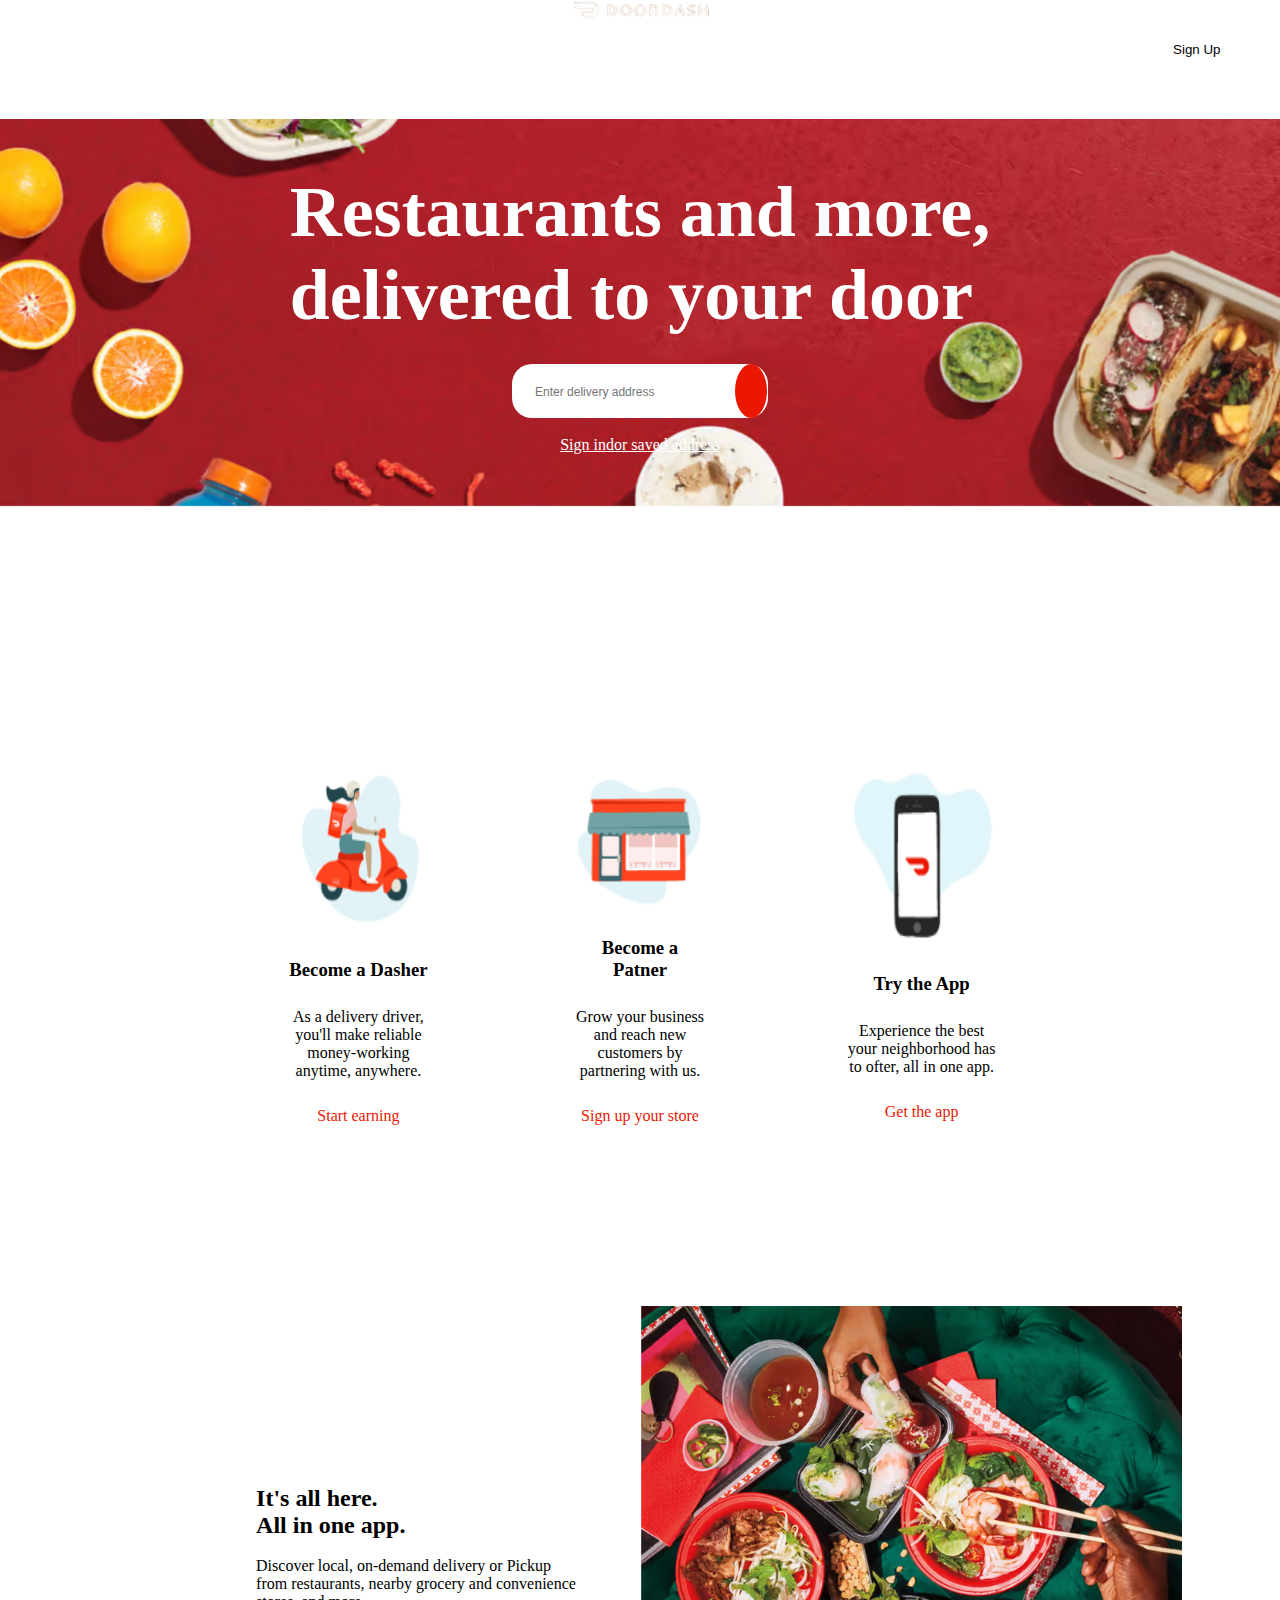
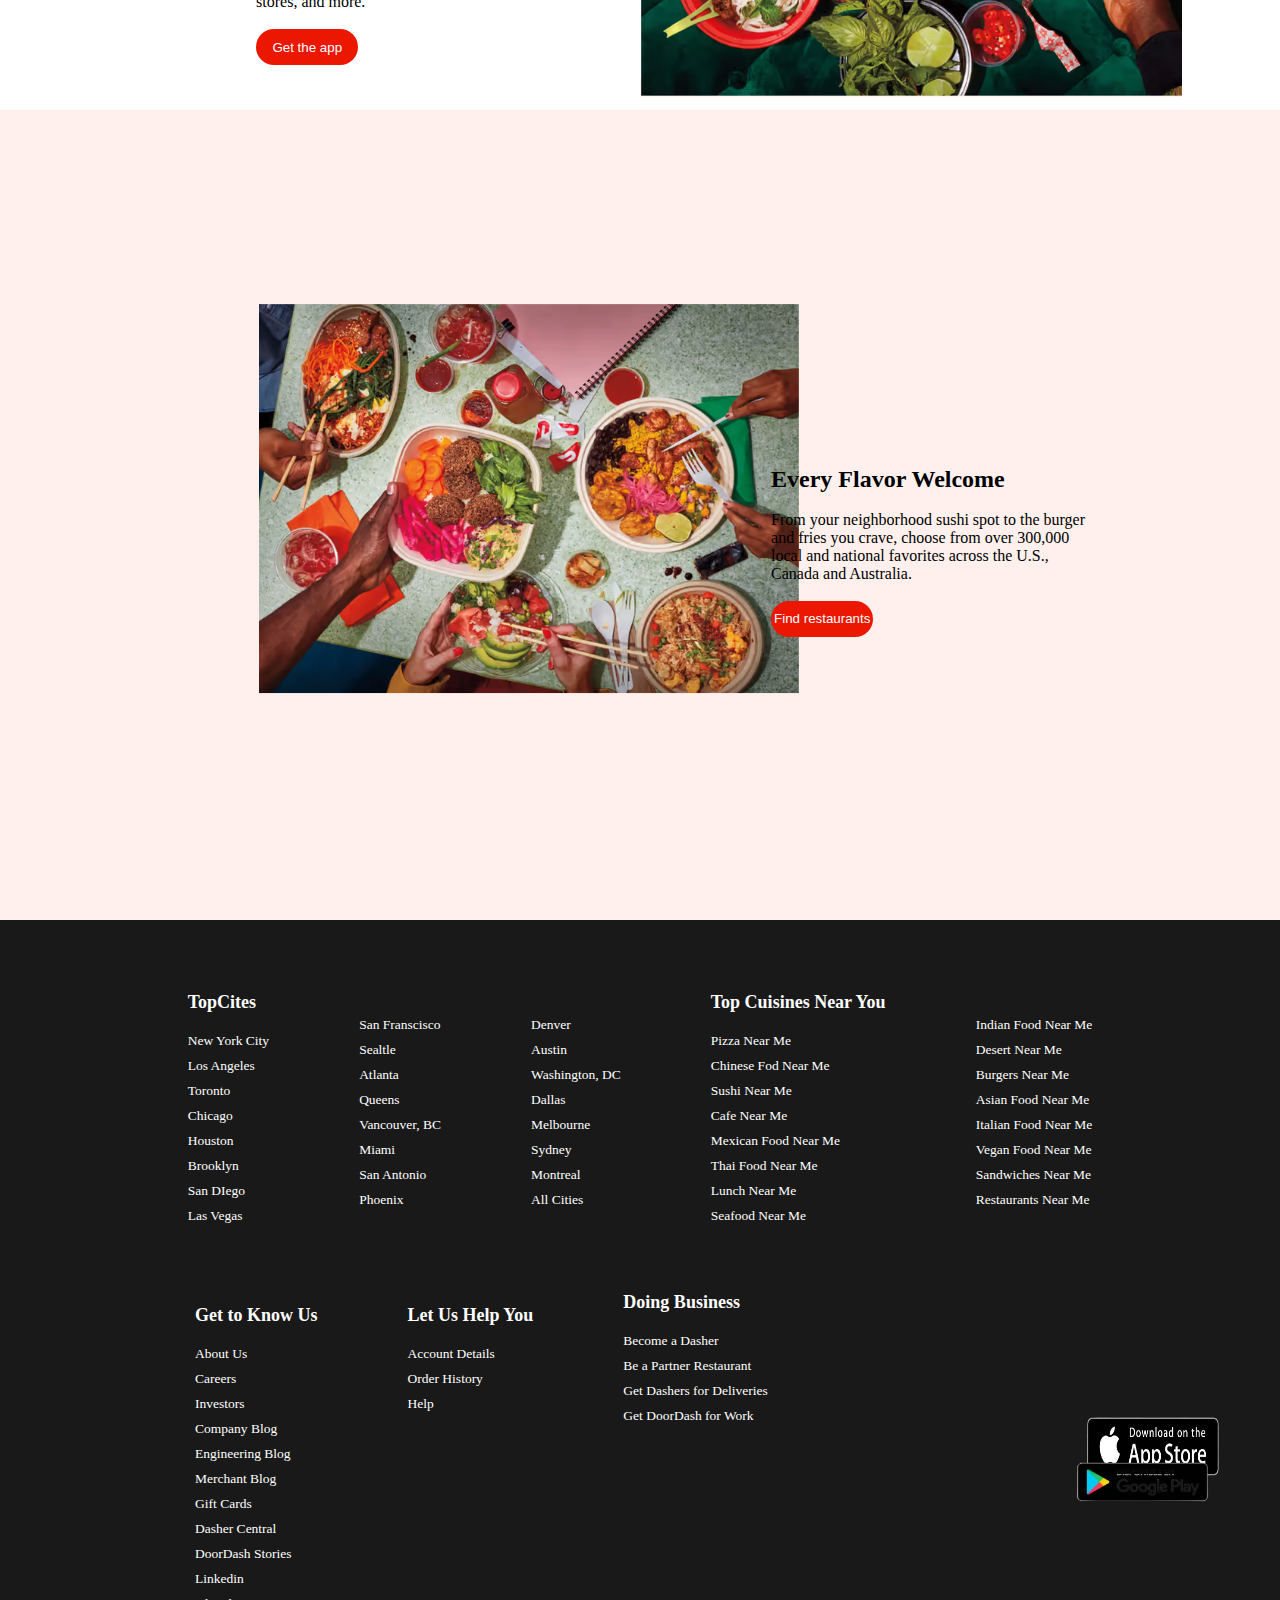
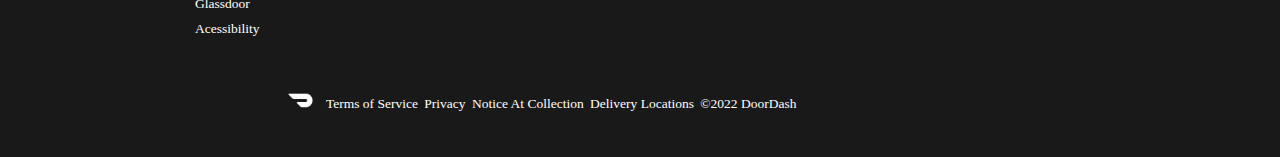
<file: index.html>
<!DOCTYPE html>
<html lang="pt-br">

<head>
    <meta charset="UTF-8">
    <meta name="viewport" content="width=device-width, initial-scale=1.0">
    <link rel="stylesheet" href="https://cdnjs.cloudflare.com/ajax/libs/font-awesome/6.6.0/css/all.min.css"
        integrity="sha512-Kc323vGBEqzTmouAECnVceyQqyqdsSiqLQISBL29aUW4U/M7pSPA/gEUZQqv1cwx4OnYxTxve5UMg5GT6L4JJg=="
        crossorigin="anonymous" referrerpolicy="no-referrer" />
    <link rel="stylesheet" href="style.css">
    <title>Landing Page 05</title>
</head>

<body>
    <section id="navbar">
        <div class="navbarImgFundo">
            <img src="/assets/Fundoland05[1].jpg" alt="">
        </div>
        <div class="navbarTopo">
            <img src="/assets/logo_branco-removebg-preview.png" alt="">
        </div>
        <div class="navbarBotaoLogin">
            <a href="">Sign In</a>
            <button>Sign Up</button>
        </div>
        <div class="navbarCenter">
            <div>
                <h1>Restaurants and more, <br>delivered to your door</h1>
            </div>
            <div class="navbarInput">
                <div class="gps">
                    <i class="fa-solid fa-location-dot"></i>
                </div>
                <div class="endereçoEntrega">
                    <input type="text" placeholder="Enter delivery address">

                </div>
                <div class="inputBotao">
                    <button><i class="fa-solid fa-arrow-right"></i></button>
                </div>
            </div>
            <div>
                <div class="navbarlinkCenter">
                    <a href="">Sign indor saved address</a>
                </div>
            </div>
        </div>
    </section>
    <section id="showCards">
        <div class="cards">
            <img src="/assets/motoca.png" alt="">
            <h3>Become a Dasher</h3>
            <p>As a delivery driver, you'll make reliable money-working anytime, anywhere.</p>
            <a href="">Start earning <i class="fa-solid fa-arrow-right"></i></a>
        </div>
        <div class="cards">
            <img src="/assets/lojinha.png" alt="">
            <h3>Become a <br> Patner</h3>
            <p>Grow your business and reach new customers by partnering with us.</p>
            <a href="">Sign up your store <i class="fa-solid fa-arrow-right"></i></a>
        </div>
        <div class="cards">
            <img src="/assets/celular.png" alt="">
            <h3>Try the App</h3>
            <p>Experience the best your neighborhood has to ofter, all in one app.</p>
            <a href="">Get the app <i class="fa-solid fa-arrow-right"></i></a>
        </div>
    </section>
    <section id="getApp">
        <div class="getAppCards">
            <h2>It's all here. <br> All in one app.</h2>
            <p>Discover local, on-demand delivery or Pickup <br>from restaurants, nearby grocery and convenience
                <br>stores, and more.
            </p>
            <button>Get the app</button>
        </div>
        <div class="getAppCardsImg">
            <img src="/assets/foto1.png" alt="">
        </div>
    </section>
    <section>
        <section id="findRestaurants">
            <div class="findRestaurantsCardsImg">
                <img src="/assets/foto2.png" alt="">
            </div>
            <div class="findRestaurantsCards">
                <h2>Every Flavor Welcome</h2>
                <p>From your neighborhood sushi spot to the burger <br>and fries you crave, choose from over 300,000
                    <br>local and national favorites across the U.S., <br>Canada and Australia.
                </p>
                <button>Find restaurants</button>
            </div>
        </section>
        <section id="footerGeral">
            <div class="footerCima">
                <div class="footerText">
                    <h3>TopCites</h3>
                    <a href="">New York City</a>
                    <a href="">Los Angeles</a>
                    <a href="">Toronto</a>
                    <a href="">Chicago</a>
                    <a href="">Houston</a>
                    <a href="">Brooklyn</a>
                    <a href="">San DIego</a>
                    <a href="">Las Vegas</a>
                </div>
                <div class="footerText">
                    <a href="">San Franscisco</a>
                    <a href="">Sealtle</a>
                    <a href="">Atlanta</a>
                    <a href="">Queens</a>
                    <a href="">Vancouver, BC</a>
                    <a href="">Miami</a>
                    <a href="">San Antonio</a>
                    <a href="">Phoenix</a>
                </div>
                <div class="footerText">
                    <a href="">Denver</a>
                    <a href="">Austin</a>
                    <a href="">Washington, DC</a>
                    <a href="">Dallas</a>
                    <a href="">Melbourne</a>
                    <a href="">Sydney</a>
                    <a href="">Montreal</a>
                    <a href="">All Cities</a>
                </div>
                <div class="footerText">
                    <h3>Top Cuisines Near You</h3>
                    <a href="">Pizza Near Me</a>
                    <a href="">Chinese Fod Near Me</a>
                    <a href="">Sushi Near Me</a>
                    <a href="">Cafe Near Me</a>
                    <a href="">Mexican Food Near Me</a>
                    <a href="">Thai Food Near Me</a>
                    <a href="">Lunch Near Me</a>
                    <a href="">Seafood Near Me</a>
                </div>
                <div class="footerText">
                    <a href="">Indian Food Near Me</a>
                    <a href="">Desert Near Me</a>
                    <a href="">Burgers Near Me</a>
                    <a href="">Asian Food Near Me</a>
                    <a href="">Italian Food Near Me</a>
                    <a href="">Vegan Food Near Me</a>
                    <a href="">Sandwiches Near Me</a>
                    <a href="">Restaurants Near Me</a>
                </div>
            </div>
            <div class="footerBaixo">
                <div class="footerText">
                    <a href="">
                        <h3>Get to Know Us</h3>
                    </a>
                    <a href="">About Us</a>
                    <a href="">Careers</a>
                    <a href="">Investors</a>
                    <a href="">Company Blog</a>
                    <a href="">Engineering Blog</a>
                    <a href="">Merchant Blog</a>
                    <a href="">Gift Cards</a>
                    <a href="">Dasher Central</a>
                    <a href="">DoorDash Stories</a>
                    <a href="">Linkedin</a>
                    <a href="">Glassdoor</a>
                    <a href="">Acessibility</a>
                </div>
                <div class="footerTextMenor">
                    <a href="">
                        <h3>Let Us Help You</h3>
                    </a>
                    <a href="">Account Details</a>
                    <a href="">Order History</a>
                    <a href="">Help</a>
                </div>
                <div class="footerTextMenor">
                    <a href="">
                        <h3>Doing Business</h3>
                    </a>
                    <a href="">Become a Dasher</a>
                    <a href="">Be a Partner Restaurant</a>
                    <a href="">Get Dashers for Deliveries</a>
                    <a href="">Get DoorDash for Work</a>
                </div>
                <div class="imgAppStore">
                    <a href="https://www.apple.com/br/app-store/"><img class="imgApple" src="/assets/img App AppleStore.png" alt=""></a>
                    <a href="https://play.google.com/store/games?device=windows"><img class="imgPlaystore" src="/assets/img App PlayStore.png" alt=""></a>
                </div>
            </div>
            <div class="footerRodape">
                <div class="footerEmblema">
                    <img src="/assets/emblema logo DoorDash.png" alt="">
                    <a href="">Terms of Service</a>
                    <a href="">Privacy</a>
                    <a href=""> Notice At Collection</a>
                    <a href="">Delivery Locations</a>
                    <a href="">&copy;2022 DoorDash</a>
                </div>
                <div class="footerIcone">
                    <a href="https://pt-br.facebook.com/"><i class="fa-brands fa-facebook"></i></a>
                    <a href="https://x.com/?lang=pt-br"></a><i class="fa-brands fa-twitter"></i></a>
                    <a href="https://www.instagram.com/"></a><i class="fa-brands fa-instagram"></i></a>
                </div>
            </div>
        </section>
</body>

</html>
</file>
<file: style.css>
*{
    margin: 0;
    padding: 0;
}

#navbar{
    height: 70vh;
    display: flex;
    align-items: center;
    justify-content: space-around;
}

.navbarTopo{
    position: absolute;
    top: -5%;
}

.navbarTopo img{
    width: 13vw;

}

.navbarCenter{
    position: absolute;
    top: 20%;
}

.navbarCenter h1{
    color: white;
    font-size: 8vh;
    margin-top: -1vh;
    margin-bottom: 3vh;
}

.navbarBotaoLogin{
    top: 3%;
    position: absolute;
    right: 4%;
}

.navbarBotaoLogin a{
    color: white;
    text-decoration: none;
}

.navbarBotaoLogin button{
    background-color: white;
    border: none;
    border-radius: 25px;
    width: 5vw;
    height: 5vh;
}

.navbarImgFundo img{
    width: 100vw;
}

.navbarInput{
    display: flex;
    justify-content: center;
}

.navbarInput input{
    width: 20vw;
    height: 6vh;
    border-radius: 20px;
    border: none;
    margin-bottom: 2vh;
}

.gps i{
    position: absolute;
    color: grey;
    padding-left: 0.4vw;
    margin-top: 1.7vh;
}

.endereçoEntrega input::placeholder{
    padding-left: 1.8vw;
    font-size: 12px;
}

.navbarlinkCenter{
    display: flex;
    justify-content: center;
}

.inputBotao button{
    background-color: rgb(235, 23, 0);
    width: 2.5vw;
    height: 6vh;
    border-radius: 50%;
    border: none;
    margin-left: -2.6vw;
}

.navbarlinkCenter a{
    color: white;
}

#showCards{
    display: flex;
    align-items: center;
    justify-content: center;
    margin-top: 15vh;
    gap: 10vw;
}

.cards{
    width: 12vw;
    height: 40vh;
    display:flex;
    flex-direction: column;
    align-items: center;
    text-align: center;
    gap: 3vh;
}

.cards img{
    width: 100%;
    height: 50%;
    padding-top: 1px;
}

.cards a{
    color: rgb(235, 23, 0);
    text-decoration: none;
}

#getApp{
    display: flex;
    align-items: center;
    justify-content: center;
    margin-top: 5vh;
    
}

.getAppCards{
    display: flex;
    flex-direction: column;
    text-align: left;
    margin-top: 15vh;
    padding-top: 20vh;
    gap: 2vh;
}

.getAppCardsImg{
    width: 30vw;
    height: 35vh;
    margin-top: 10vh;
    margin-left: 5vw;
}

.getAppCards img{
    width: 100%;
    height: 100%;
}

.getAppCards button{
    width: 8vw;
    height: 4vh;
    border: none;
    border-radius: 25px;
    cursor: pointer;
    color: white;
    background-color: rgb(235, 23, 0);
}

#findRestaurants{
    display: flex;
    align-items: center;
    justify-content: center;
    margin-top: 5vh;
    background-color: #FFF0ED;
    width: 100%;
    height: 90vh;
}

.findRestaurantsCardsImg{
    width: 30vw;
    height: 35vh;
    margin-top: -12vh;
    margin-left: 5vw;
}

.findRestaurants img{
    width: 100%;
    height: 100%;
}


.findRestaurantsCards{
    display: flex;
    flex-direction: column;
    text-align: left;
    margin-top: -12vh;
    padding-top: 20vh;
    gap: 2vh;
    margin-left: 10vw;
}


.findRestaurantsCards button{
    width: 8vw;
    height: 4vh;
    border: none;
    border-radius: 25px;
    cursor: pointer;
    color: white;
    background-color: rgb(235, 23, 0);
}

.colorFundo{
    width: 100vh;
    height: 60vh;
    background-color: #FFF0ED;
}

#footerGeral{
    background-color: #191919;
    width: 100%;
    height: 93vh;
}

#footerGeral h3{
    color: white;
    margin-bottom: 1.2vh;
}

#footerGeral a{
    text-decoration: none;
    color: white;
    padding-top: 1vh;
}

.footerCima{
    display: flex;
    align-items: center;
    justify-content: center;
    gap: 10vh;
    padding-top: 8vh;
}

.footerText{
    display: flex;
    flex-direction: column;
}

.footerText h3{
    font-size: 2vh;
}
.footerText a{
    font-size: 1.5vh;
}

.footerBaixo{
    display: flex;
    align-items: center;
    justify-content: center;
    gap: 10vh;
    margin-top: 8vh;
    margin-left: 11.5vw;
}

.footerTextMenor{
    display: flex;
    flex-direction: column;
    margin-top: -25vh;
}

.footerTextMenor h3{
    font-size: 2vh;
}
.footerTextMenor a{
    font-size: 1.5vh;
}

.imgAppStore {
    display: flex;
    flex-direction: column;    
}

.imgApple{
    width: 11vw;
    height: 13vh;
    margin-left: 25vh;
}

.imgPlaystore{
    width: 14vw;
    margin-left: 21.7vh;
    margin-top: -11.5vh;
}

.footerRodape{
    display: flex;
    align-items: center;
    justify-content: center;
    width: 100%;
    height: 10vh;
    margin-top: 2vh;
}

.footerEmblema{
    margin-left: 9vw;
    display: flex;
    align-items: center;
}

.footerEmblema a{
    font-size: 1.5vh;
    padding-left: 0.5vw;
}

.footerIcone{
    display: flex;
    align-items: center;
    padding-left: 23.5vw;
    gap: 0.4vw;
}

.footerIcone i{
    color: white;
    cursor: pointer;
}
</file>
